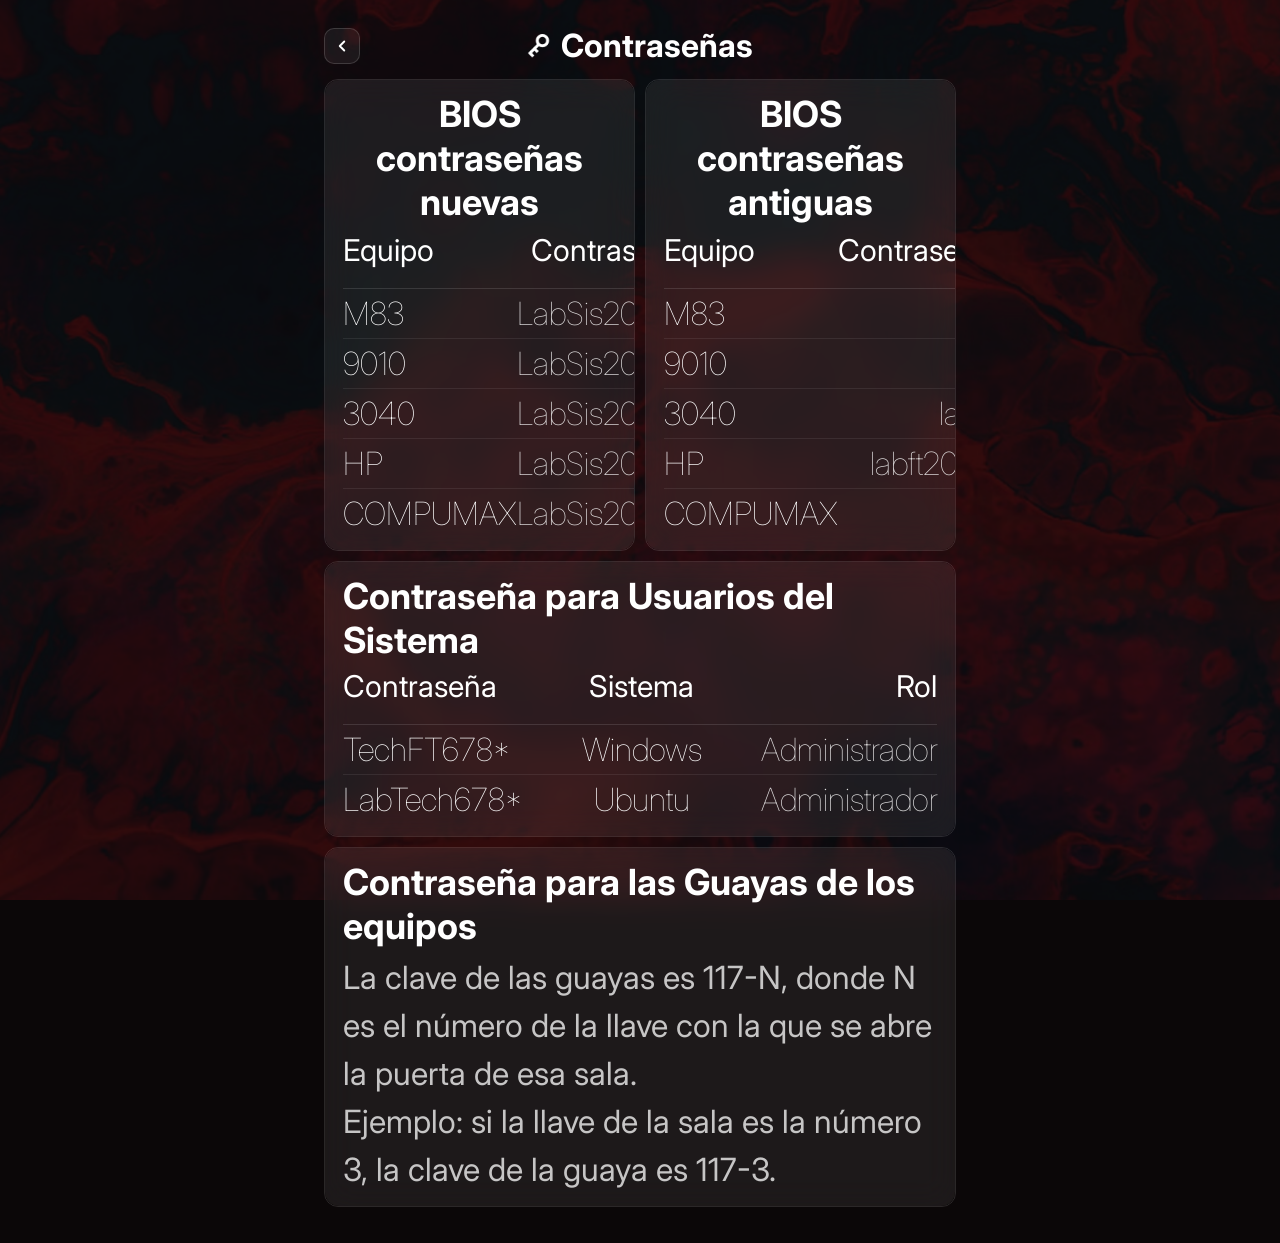
<file: passwords.html>
<!DOCTYPE html>
<html lang="es">
<head>
    <meta charset="UTF-8">
    <meta name="viewport" content="width=device-width, initial-scale=1.0">
    <title>Contraseñas</title>
    <link rel="icon" type="image/png" href="https://i.pinimg.com/736x/c5/67/57/c56757ecd67c88d0b9fcd50efb46c6d5.jpg">
    <link rel="stylesheet" href="style.css">
    <style>
        .pw-page {
            padding: 2px 300px;
        }

        .pw-header {
            display: flex;
            align-items: center;
            margin-bottom: 14px;
        }

        .back-btn {
            width: 36px;
            height: 36px;
            border-radius: 10px;
            border: 1px solid rgba(255, 255, 255, 0.15);
            background: rgba(255, 255, 255, 0.06);
            display: flex;
            align-items: center;
            justify-content: center;
            cursor: pointer;
            color: #fff;
            transition: background 0.2s;
            flex-shrink: 0;
            text-decoration: none;
        }

        .back-btn:hover {
            background: rgba(255, 255, 255, 0.12);
            border-color: rgba(255, 255, 255, 0.25);
        }

        .pw-title-row {
            display: flex;
            align-items: center;
            gap: 10px;
            flex: 1;
            justify-content: center;
        }

        .pw-title {
            font-size: 32px;
            font-weight: 700;
            color: #fff;
        }

        .spacer { width: 36px; flex-shrink: 0; }

        .two-col {
            display: grid;
            grid-template-columns: 1fr 1fr;
            gap: 10px;
            margin-bottom: 10px;
        }

        .pw-card {
            border-radius: 14px;
            padding: 12px 18px;
            position: relative;
            border: 1px solid rgba(255, 255, 255, 0.13);
            margin-bottom: 10px;
            overflow: hidden;
        }

        .pw-card::before {
            content: '';
            position: absolute;
            inset: 0;
            border-radius: inherit;
            background: rgba(255, 255, 255, 0.073);
            backdrop-filter: blur(16px);
            -webkit-backdrop-filter: blur(16px);
            z-index: 0;
            pointer-events: none;
        }

        .pw-card > * { position: relative; z-index: 1; }
        .two-col .pw-card { margin-bottom: 0; }

        .card-title {
            font-size: 36px;
            font-weight: 700;
            color: #fff;
            text-align: center;
            margin-bottom: 8px;
        }

        .card-title.left {
            text-align: left;
            margin-bottom: 6px;
        }

        .pw-table {
            width: 100%;
            border-collapse: collapse;
            font-family: 'Inter', sans-serif;
        }

        .pw-table th {
            color: rgb(255, 255, 255);
            font-size: 30px;
            font-weight: 400;
            padding: 0 0 20px 0;
            border-bottom: 1px solid rgba(255, 255, 255, 0.12);
        }

        .pw-table th:first-child { text-align: left; }
        .pw-table th:last-child  { text-align: right; }

        .pw-table td {
            padding: 5px 0;
            font-size: 32px;
            font-weight: 20;
            border-bottom: 1px solid rgba(255, 255, 255, 0.08);
            color: #fff;
        }

        .pw-table td:first-child { text-align: left; }
        .pw-table td:last-child  { text-align: right; color: rgba(255,255,255,0.85); }
        .pw-table tr:last-child td { border-bottom: none; }

        .pw-table.three-col th:nth-child(2),
        .pw-table.three-col td:nth-child(2) { text-align: center; }
        .pw-table.three-col th:last-child,
        .pw-table.three-col td:last-child  { text-align: right; }

        .note-text {
            font-size: 32px;
            color: rgba(255, 255, 255, 0.75);
            line-height: 1.5;
            font-family: 'Inter', sans-serif;
        }

        /* ══════════════════════════════════
           RESPONSIVE MÓVIL
        ══════════════════════════════════ */
        @media (max-width: 768px) {

            .pw-page {
                padding: 16px 12px;
            }

            .pw-header {
                margin-bottom: 16px;
            }

            .pw-title {
                font-size: 22px;
            }

            /* Las dos columnas BIOS pasan a una sola columna */
            .two-col {
                grid-template-columns: 1fr;
                gap: 10px;
            }

            .pw-card {
                padding: 14px 14px;
                border-radius: 14px;
            }

            .card-title {
                font-size: 18px;
                margin-bottom: 10px;
            }

            .card-title.left {
                font-size: 18px;
                margin-bottom: 8px;
            }

            .pw-table th {
                font-size: 14px;
                padding: 0 0 10px 0;
            }

            .pw-table td {
                font-size: 16px;
                padding: 7px 0;
            }

            .note-text {
                font-size: 15px;
                line-height: 1.6;
            }
        }
    </style>
</head>
<body>

<svg style="width:0;height:0;position:absolute;z-index:-1;">
    <defs>
        <filter id="large-glass">
            <feGaussianBlur in="SourceGraphic" stdDeviation="15" />
            <feColorMatrix type="matrix" values="1 0 0 0 0  0 1 0 0 0  0 0 1 0 0  0 0 0 1 0"/>
        </filter>
        <filter id="small-glass">
            <feGaussianBlur in="SourceGraphic" stdDeviation="5" />
        </filter>
    </defs>
</svg>

    <main class="pw-page">

        <div class="pw-header">
            <a href="index.html" class="back-btn" title="Volver">
                <svg width="18" height="18" viewBox="0 0 24 24" fill="none" stroke="currentColor" stroke-width="2.5" stroke-linecap="round" stroke-linejoin="round">
                    <polyline points="15 18 9 12 15 6"></polyline>
                </svg>
            </a>
            <div class="pw-title-row">
                <img src="img/Passwords.webp" alt="Contraseñas" style="width: 24px; height: auto; vertical-align: middle;">
                <span class="pw-title">Contraseñas</span>
            </div>
            <div class="spacer"></div>
        </div>

        <div class="two-col">
            <div class="pw-card">
                <div class="card-title">BIOS contraseñas nuevas</div>
                <table class="pw-table">
                    <thead><tr><th>Equipo</th><th>Contraseña</th></tr></thead>
                    <tbody>
                        <tr><td>M83</td><td>LabSis2024.,</td></tr>
                        <tr><td>9010</td><td>LabSis2024.,</td></tr>
                        <tr><td>3040</td><td>LabSis2024.,</td></tr>
                        <tr><td>HP</td><td>LabSis2024.,</td></tr>
                        <tr><td>COMPUMAX</td><td>LabSis2024.,</td></tr>
                    </tbody>
                </table>
            </div>

            <div class="pw-card">
                <div class="card-title">BIOS contraseñas antiguas</div>
                <table class="pw-table">
                    <thead><tr><th>Equipo</th><th>Contraseña</th></tr></thead>
                    <tbody>
                        <tr><td>M83</td><td>sift</td></tr>
                        <tr><td>9010</td><td>sift</td></tr>
                        <tr><td>3040</td><td>labft</td></tr>
                        <tr><td>HP</td><td>labft2023</td></tr>
                        <tr><td>COMPUMAX</td><td>--</td></tr>
                    </tbody>
                </table>
            </div>
        </div>

        <div class="pw-card">
            <div class="card-title left">Contraseña para Usuarios del Sistema</div>
            <table class="pw-table three-col">
                <thead><tr><th>Contraseña</th><th>Sistema</th><th>Rol</th></tr></thead>
                <tbody>
                    <tr><td>TechFT678*</td><td>Windows</td><td>Administrador</td></tr>
                    <tr><td>LabTech678*</td><td>Ubuntu</td><td>Administrador</td></tr>
                </tbody>
            </table>
        </div>

        <div class="pw-card">
            <div class="card-title left">Contraseña para las Guayas de los equipos</div>
            <p class="note-text">
                La clave de las guayas es 117-N, donde N es el número de la llave con la que se abre la puerta de esa sala.<br>
                Ejemplo: si la llave de la sala es la número 3, la clave de la guaya es 117-3.
            </p>
        </div>

    </main>
</body>
</html>
</file>
<file: style.css>
@import url('https://fonts.googleapis.com/css2?family=Inter:wght@400;500;600&display=swap');

* {
    box-sizing: border-box;
    margin: 0;
    padding: 0;
}

body {
    font-family: 'Inter', sans-serif;
    color: #FFFFFF;
    min-height: 100vh;
    padding: 24px;
    background-image: url('img/Background.webp');
    background-size: cover;
    background-position: center;
    background-repeat: no-repeat;
    background-attachment: fixed;
    background-color: #0b0708;
}

/* =========================================
   BARRA SUPERIOR (HEADER)
   ========================================= */
.top-bar {
    display: flex;
    align-items: center;
    width: 100%;
    gap: 18px;
}

/* Efecto Base para los elementos de la barra superior (CORREGIDO) */
.glass-panel, .glass-btn-icon {
    position: relative;
    z-index: 1; /* Mantiene textos e iconos nítidos en la capa superior */
    background: transparent; /* Quitamos el fondo para ponerlo en el cristal trasero */
    border: 1px solid rgba(255, 255, 255, 0.1);
}

/* Capa de cristal líquido (fondo, desenfoque y filtro) enviada al fondo */
.glass-panel::after {
    content: '';
    position: absolute;
    inset: 0;
    z-index: -1; 
    border-radius: inherit; /* Hereda las esquinas redondeadas exactas de su padre */
    background: rgba(255, 255, 255, 0.05);
    backdrop-filter: blur(8px);
    -webkit-backdrop-filter: blur(8px);
    filter: url(#large-glass); /* Filtro grande para los paneles de día y búsqueda */
    pointer-events: none;
}

.glass-btn-icon::after {
    content: '';
    position: absolute;
    inset: 0;
    z-index: -1;
    border-radius: inherit;
    background: rgba(255, 255, 255, 0.05);
    backdrop-filter: blur(8px);
    -webkit-backdrop-filter: blur(8px);
    filter: url(#small-glass); /* Filtro pequeño para los botones circulares/cuadrados */
    pointer-events: none;
}

/* Efectos Hover */
.glass-panel:hover::after, .glass-btn-icon:hover::after {
    background: rgba(255, 255, 255, 0.1);
}
.glass-btn-icon:hover {
    border-color: rgba(255, 255, 255, 0.25);
}

/* --- AJUSTE ESPECÍFICO PARA EL TOGGLE SWITCH --- */
/* Como el slider usa la clase .glass-panel, debemos asegurarnos de que use el filtro pequeño */
.toggle-slider {
    position: absolute;
    cursor: pointer;
    top: 0; left: 0; right: 0; bottom: 0;
    border-radius: 32px;
    z-index: 1;
}

.toggle-slider::after {
    filter: url(#small-glass); /* Sobrescribe el filtro grande de .glass-panel */
}

.toggle-slider:before {
    position: absolute;
    content: "";
    height: 22px;
    width: 22px;
    left: 5px;
    bottom: 4px;
    background-color: #666; 
    border-radius: 50%;
    transition: transform 0.3s cubic-bezier(0.4, 0, 0.2, 1), background-color 0.3s ease;
}

.toggle-input:checked + .toggle-slider:before {
    transform: translateX(28px);
    background-color: #FFFFFF; 
}
.day-selector {
    display: flex;
    align-items: center;
    gap: 12px;
    padding: 12px 22px;
    border-radius: 16px;
    cursor: pointer;
}

.day-text {
    font-size: 22px;
    font-weight: 500;
    letter-spacing: -0.2px;
}

.status-dot {
    width: 6px;
    height: 6px;
    background-color: #FFFFFF;
    border-radius: 50%;
    margin: 0 4px;
}

.chevron-icon {
    color: #FFFFFF;
    width: 18px;
    height: 18px;
}

.search-container {
    display: flex;
    align-items: center;
    gap: 14px;
    padding: 12px 22px;
    border-radius: 16px;
    width: 480px;
}

.search-icon {
    flex-shrink: 0;
    width: 22px;
    height: 22px;
}

.search-input {
    background: transparent;
    border: none;
    outline: none;
    color: #FFFFFF;
    font-family: 'Inter', sans-serif;
    font-size: 20px;
    width: 100%;
}

.search-input::placeholder {
    color: #8c8c8c;
    font-weight: 400;
}

.toggle-switch {
    position: relative;
    width: 60px;
    height: 32px;
}

.toggle-input {
    opacity: 0;
    width: 0;
    height: 0;
}

.toggle-slider {
    position: absolute;
    cursor: pointer;
    top: 0; left: 0; right: 0; bottom: 0;
    border-radius: 32px;
    transition: background 0.3s ease;
}

.toggle-slider:before {
    position: absolute;
    content: "";
    height: 22px;
    width: 22px;
    left: 5px;
    bottom: 4px; /* Ajustado para alinear verticalmente */
    background-color: #666; 
    border-radius: 50%;
    transition: transform 0.3s cubic-bezier(0.4, 0, 0.2, 1), background-color 0.3s ease;
}

.toggle-input:checked + .toggle-slider:before {
    transform: translateX(28px);
    background-color: #FFFFFF; 
}

.time-clock {
    font-size: 26px;
    font-weight: 500;
    letter-spacing: 0.5px;
    margin-left: auto;
    margin-right: 24px;
    color: #FFFFFF;
}

.icon-actions-group {
    display: flex;
    gap: 12px;
}

.glass-btn-icon {
    width: 48px;
    height: 48px;
    border-radius: 14px;
    display: flex;
    justify-content: center;
    align-items: center;
    cursor: pointer;
    transition: background 0.2s ease, border-color 0.2s ease;
}

.glass-btn-icon:hover {
    background: rgba(255, 255, 255, 0.1);
    border-color: rgba(255, 255, 255, 0.25);
}

.glass-btn-icon img {
    width: 24px;
    height: 24px;
    object-fit: contain;
}

/* FOTO DE PERFIL (Mago) */
.profile-btn {
    border-radius: 50%;
    overflow: hidden;
    padding: 0;
}

.glass-btn-icon img.profile-img {
    width: 100%;
    height: 100%;
    object-fit: cover;
    background-color: #FFFFFF;
}

/* =========================================
   CUADRÍCULA DE HORARIOS Y LIQUID GLASS AVANZADO
   ========================================= */

.schedule-wrapper {
    margin-top: 24px;
    width: 100%;
}

/* 1. EL CONTENEDOR PRINCIPAL DE LA TABLA */
.schedule-grid {
    display: grid;
    grid-template-columns: 160px repeat(8, 1fr); 
    border-radius: 20px;
    position: relative;
    z-index: 1;
}

.schedule-grid::before {
    content: '';
    position: absolute;
    inset: 0;
    z-index: -1;
    border-radius: 20px;
    pointer-events: none;
    box-shadow: inset 2px 2px 0px -2px rgba(255, 255, 255, 0.7), 
                inset 0 0 3px 1px rgba(255, 255, 255, 0.4);
}

.schedule-grid::after {
    /* ... (resto del código) */
    backdrop-filter: blur(15px);
    /* Filtro grande para una cuadrícula grande */
    filter: url(#large-glass); 
}

/* Celdas generales (Líneas divisorias) */
.grid-cell {
    border-bottom: 1px solid rgba(255, 255, 255, 0.12);
}

.header-cell {
    padding: 16px;
    text-align: center;
    color: #A3A3A3;
    font-size: 16px;
    font-weight: 500;
}

.top-left-cell {
    display: flex;
    align-items: center;
    gap: 8px;
    padding: 16px 12px;
    color: #A3A3A3;
    font-size: 18px;
    font-weight: 500;
    border-right: 1px solid rgba(255, 255, 255, 0.12);
}

.room-cell {
    padding: 16px 12px;
    display: flex;
    align-items: center;
    font-size: 15px;
    font-weight: 500;
    color: #FFFFFF;
    line-height: 1.3;
    border-right: 1px solid rgba(255, 255, 255, 0.12);
    word-break: normal;
}

.card-wrapper {
    padding: 8px;
}

/* 2. LAS TARJETAS INTERNAS DE LAS CLASES */
.class-card {
    border-radius: 12px;
    padding: 10px 12px;
    height: 100%;
    min-height: 95px;
    position: relative;
    display: flex;
    flex-direction: column;
    cursor: pointer;
    z-index: 1;
}

.class-card::before {
    content: '';
    position: absolute;
    inset: 0;
    z-index: -1;
    border-radius: 12px;
    pointer-events: none;
    background-color: rgba(255, 255, 255, 0.05);
    box-shadow: inset 2px 2px 0px -2px rgba(255, 255, 255, 0.7), 
                inset 0 0 3px 1px rgba(255, 255, 255, 0.3);
    transition: background-color 0.2s ease;
}

.class-card::after {
    /* ... (resto del código) */
    backdrop-filter: blur(8px);
    /* Filtro pequeño para tarjetas pequeñas */
    filter: url(#small-glass); 
}

.class-card:hover {
    transform: translateY(-2px);
}

.class-card:hover::before {
    background-color: rgba(255, 255, 255, 0.1);
}

/* Textos dentro de las tarjetas */
.prof-name {
    color: #90AEEA; 
    font-weight: 600;
    font-size: 15px;
    text-transform: uppercase;
    line-height: 1.15;
    margin-bottom: 6px;
    letter-spacing: -0.2px;
}

.class-subject {
    color: #FFFFFF;
    font-size: 14px;
    font-weight: 500;
    line-height: 1.2;
    padding-right: 32px;
}

.room-code {
    position: absolute;
    bottom: 10px;
    right: 12px;
    color: #A3A3A3;
    font-size: 12px;
    font-weight: 500;
}
/* Diseño interno de la tarjeta (Horizontal como en la foto) */
.password-card {
    flex-direction: row; /* Elementos de izquierda a derecha */
    align-items: center; /* Alineación vertical al centro */
    justify-content: flex-start; /* Todo alineado a la izquierda */
    padding: 16px;
    gap: 16px; /* Espacio entre el icono y el texto */
    min-height: 80px; /* Tamaño compacto como en la foto */
}

/* Contenedor del icono (Cuadrado con bordes redondeados) */
.pw-icon {
    width: 48px;
    height: 48px;
    background: rgba(255, 255, 255, 0.05);
    border: 1px solid rgba(255, 255, 255, 0.1);
    border-radius: 12px;
    display: flex;
    justify-content: center;
    align-items: center;
    flex-shrink: 0; /* Evita que el icono se encoja */
}

.pw-icon img {
    width: 24px;
    height: 24px;
    object-fit: contain;
}

/* Contenedor de los textos (Nombre azul + Contraseña blanca) */
.pw-info {
    display: flex;
    flex-direction: column; /* Apilados verticalmente */
    justify-content: center;
    gap: 2px; /* Separación mínima para que queden juntos */
    overflow: hidden; /* Evita que textos muy largos rompan el diseño */
}

/* Título azul (Nombre de la contraseña) */
.prof-name {
    color: #90AEEA; 
    font-weight: 600;
    font-size: 13px; /* Tamaño ajustado para que se vea fino */
    text-transform: uppercase;
    line-height: 1.1;
    margin-bottom: 0;
    letter-spacing: 0px;
}

/* Texto de la contraseña (Blanco) */
.pw-text {
    font-size: 15px; /* Tamaño para que resalte sobre el título */
    font-weight: 500;
    color: #FFFFFF;
    letter-spacing: 0.2px;
}
</file>
